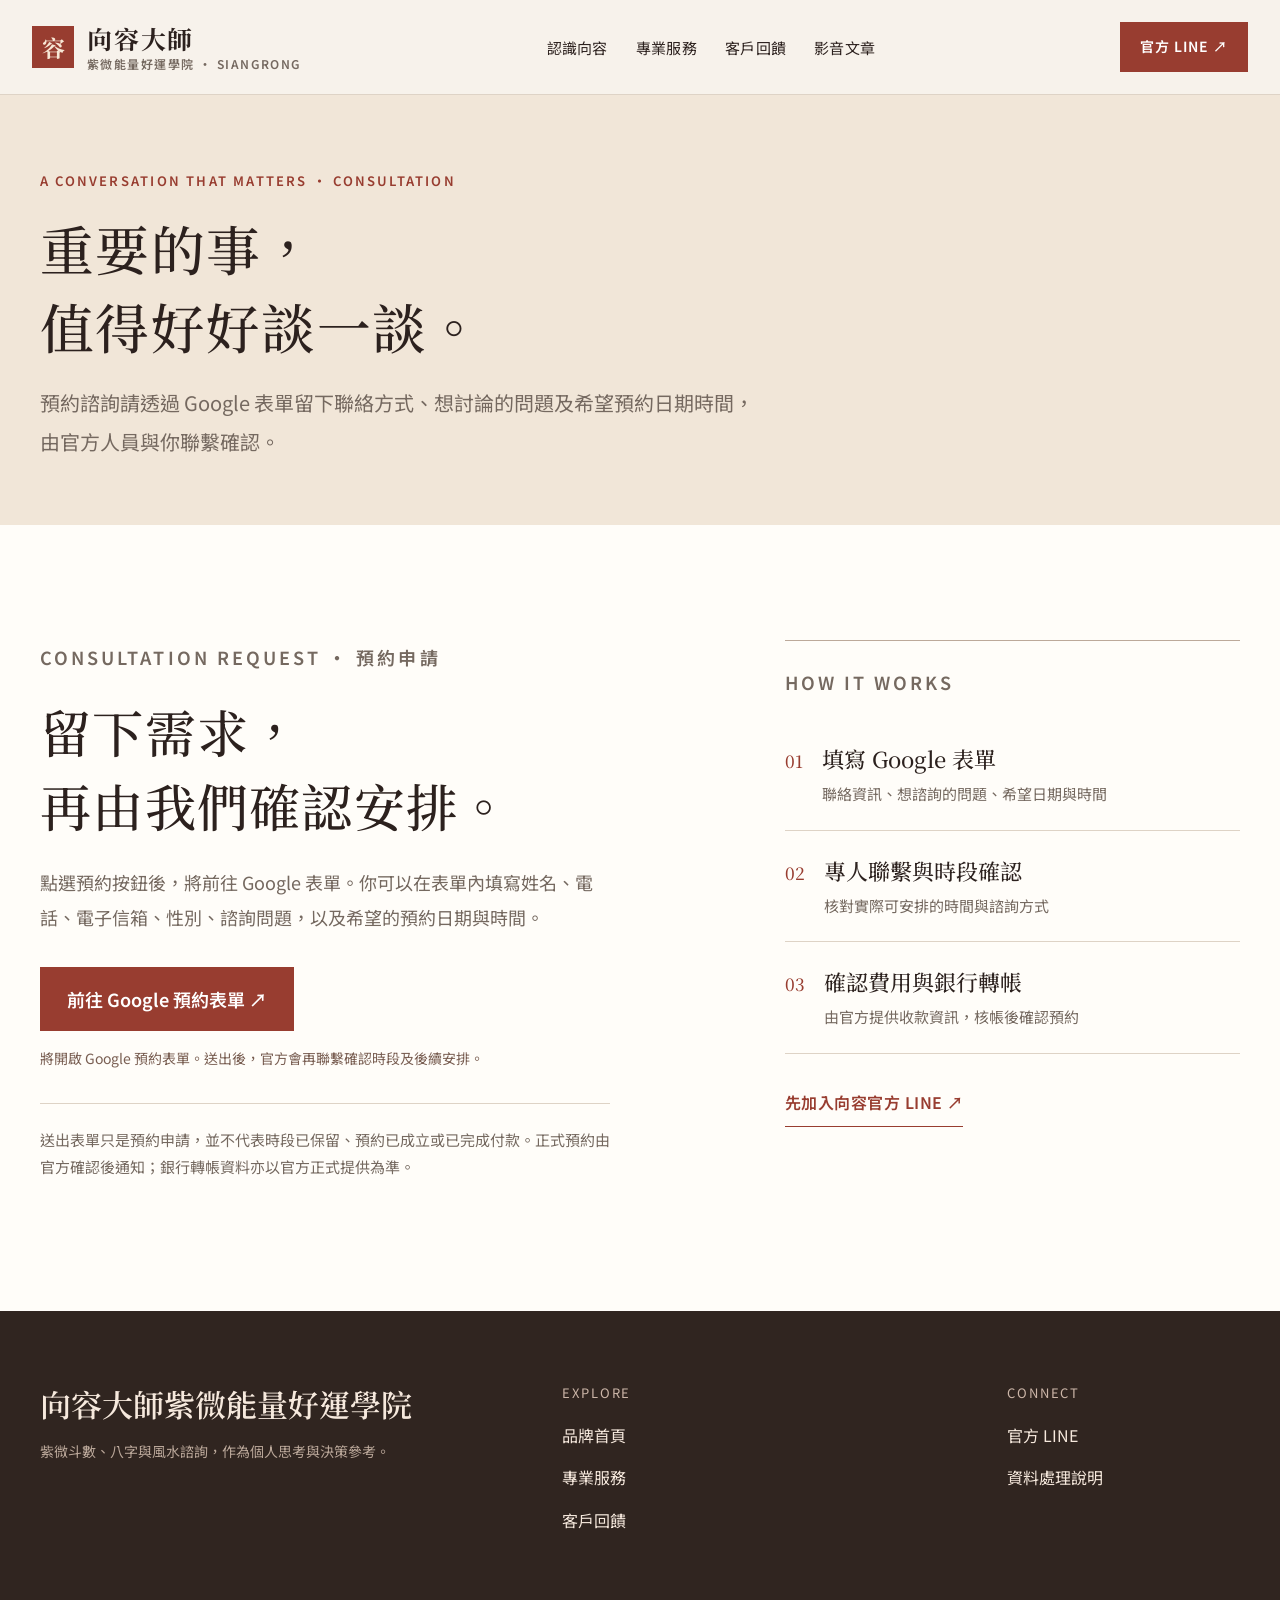
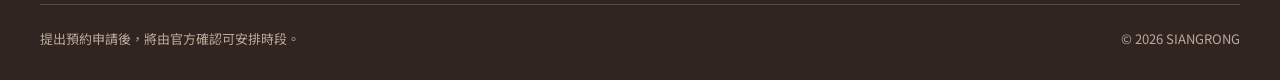
<file: consultation-booking/index.html>
<!doctype html>
<html lang="zh-Hant"><head><meta name="robots" content="index,follow">
<meta charset="utf-8"><meta name="viewport" content="width=device-width,initial-scale=1,viewport-fit=cover">
<meta name="theme-color" content="#f7f2eb">
<meta name="description" content="向容大師紫微能量好運學院諮詢預約。請透過 Google 表單留下聯絡資料、諮詢問題及希望日期時間，由官方確認安排。">
<title>預約諮詢｜向容大師紫微能量好運學院</title>
<link rel="stylesheet" href="../assets/style.css">
<script defer src="../assets/booking-config.js"></script><script defer src="../assets/main.js"></script>
</head><body>
<a class="skip" href="#main">跳至主要內容</a>
<header class="site-header booking-header"><div class="header-inner">
<a class="brand" href="../index.html"><span class="brand-seal" aria-hidden="true">容</span><span class="brand-word">向容大師 <small>紫微能量好運學院 · SIANGRONG</small></span></a>
<nav class="site-nav" aria-label="主導覽"><a href="../index.html#about">認識向容</a><a href="../index.html#services">專業服務</a><a href="../index.html#testimonials">客戶回饋</a><a href="../index.html#social">影音文章</a></nav>
<div class="nav-action"><a class="btn small" href="https://line.me/R/ti/p/@wdt9943b" target="_blank" rel="noopener noreferrer">官方 LINE ↗</a><button class="menu-toggle" type="button" aria-label="開啟導覽選單" aria-expanded="false" aria-controls="mobile-menu"><span></span><span></span></button></div></div>
<nav id="mobile-menu" class="mobile-menu" aria-label="手機導覽"><a href="../index.html">返回首頁</a><a href="../index.html#services">專業服務</a><a href="../index.html#testimonials">客戶回饋</a><a href="https://line.me/R/ti/p/@wdt9943b" target="_blank" rel="noopener noreferrer">官方 LINE</a></nav></header>
<main id="main">
<section class="booking-hero booking-simple-hero"><div class="container">
<p class="eyebrow">A CONVERSATION THAT MATTERS · CONSULTATION</p>
<h1 class="section-title">重要的事，<br>值得好好談一談。</h1>
<p class="lead">預約諮詢請透過 Google 表單留下聯絡方式、想討論的問題及希望預約日期時間，由官方人員與你聯繫確認。</p>
</div></section>
<section class="booking-simple"><div class="container booking-simple-grid"><div>
<p class="eyebrow">CONSULTATION REQUEST · 預約申請</p>
<h2>留下需求，<br>再由我們確認安排。</h2>
<p>點選預約按鈕後，將前往 Google 表單。你可以在表單內填寫姓名、電話、電子信箱、性別、諮詢問題，以及希望的預約日期與時間。</p>
<a id="form-primary" class="btn form-cta" href="https://forms.gle/mk9bN4YkbUTdmSMG6" target="_self" rel="noopener noreferrer" data-booking-button>前往 Google 預約表單 ↗</a>
<p class="form-status" id="form-status">將開啟 Google 預約表單。表單送出後由官方與您聯繫確認。</p>
<p class="fine-print">送出表單只是預約申請，並不代表時段已保留、預約已成立或已完成付款。正式預約由官方確認後通知；銀行轉帳資料亦以官方正式提供為準。</p>
</div><aside class="booking-steps" aria-label="預約流程說明">
<p class="eyebrow">HOW IT WORKS</p>
<ol><li><span>01</span><div><strong>填寫 Google 表單</strong><small>聯絡資訊、想諮詢的問題、希望日期與時間</small></div></li><li><span>02</span><div><strong>專人聯繫與時段確認</strong><small>核對實際可安排的時間與諮詢方式</small></div></li><li><span>03</span><div><strong>確認費用與銀行轉帳</strong><small>由官方提供收款資訊，核帳後確認預約</small></div></li></ol>
<a class="line-link" href="https://line.me/R/ti/p/@wdt9943b" target="_blank" rel="noopener noreferrer">先加入向容官方 LINE ↗</a>
</aside></div></section>
</main>
<footer class="site-footer"><div class="container"><div class="footer-grid"><div><p class="footer-brand">向容大師紫微能量好運學院</p><p class="footer-caption">紫微斗數、八字與風水諮詢，作為個人思考與決策參考。</p></div><div><p class="footer-label">EXPLORE</p><div class="footer-links"><a href="../index.html">品牌首頁</a><a href="../index.html#services">專業服務</a><a href="../index.html#testimonials">客戶回饋</a></div></div><div><p class="footer-label">CONNECT</p><div class="footer-links"><a href="https://line.me/R/ti/p/@wdt9943b" target="_blank" rel="noopener noreferrer">官方 LINE</a><a href="../privacy.html">資料處理說明</a></div></div></div><div class="footer-bottom"><span>提出預約申請後，將由官方確認可安排時段。</span><span>© 2026 SIANGRONG</span></div></div></footer>
</body></html>
</file>
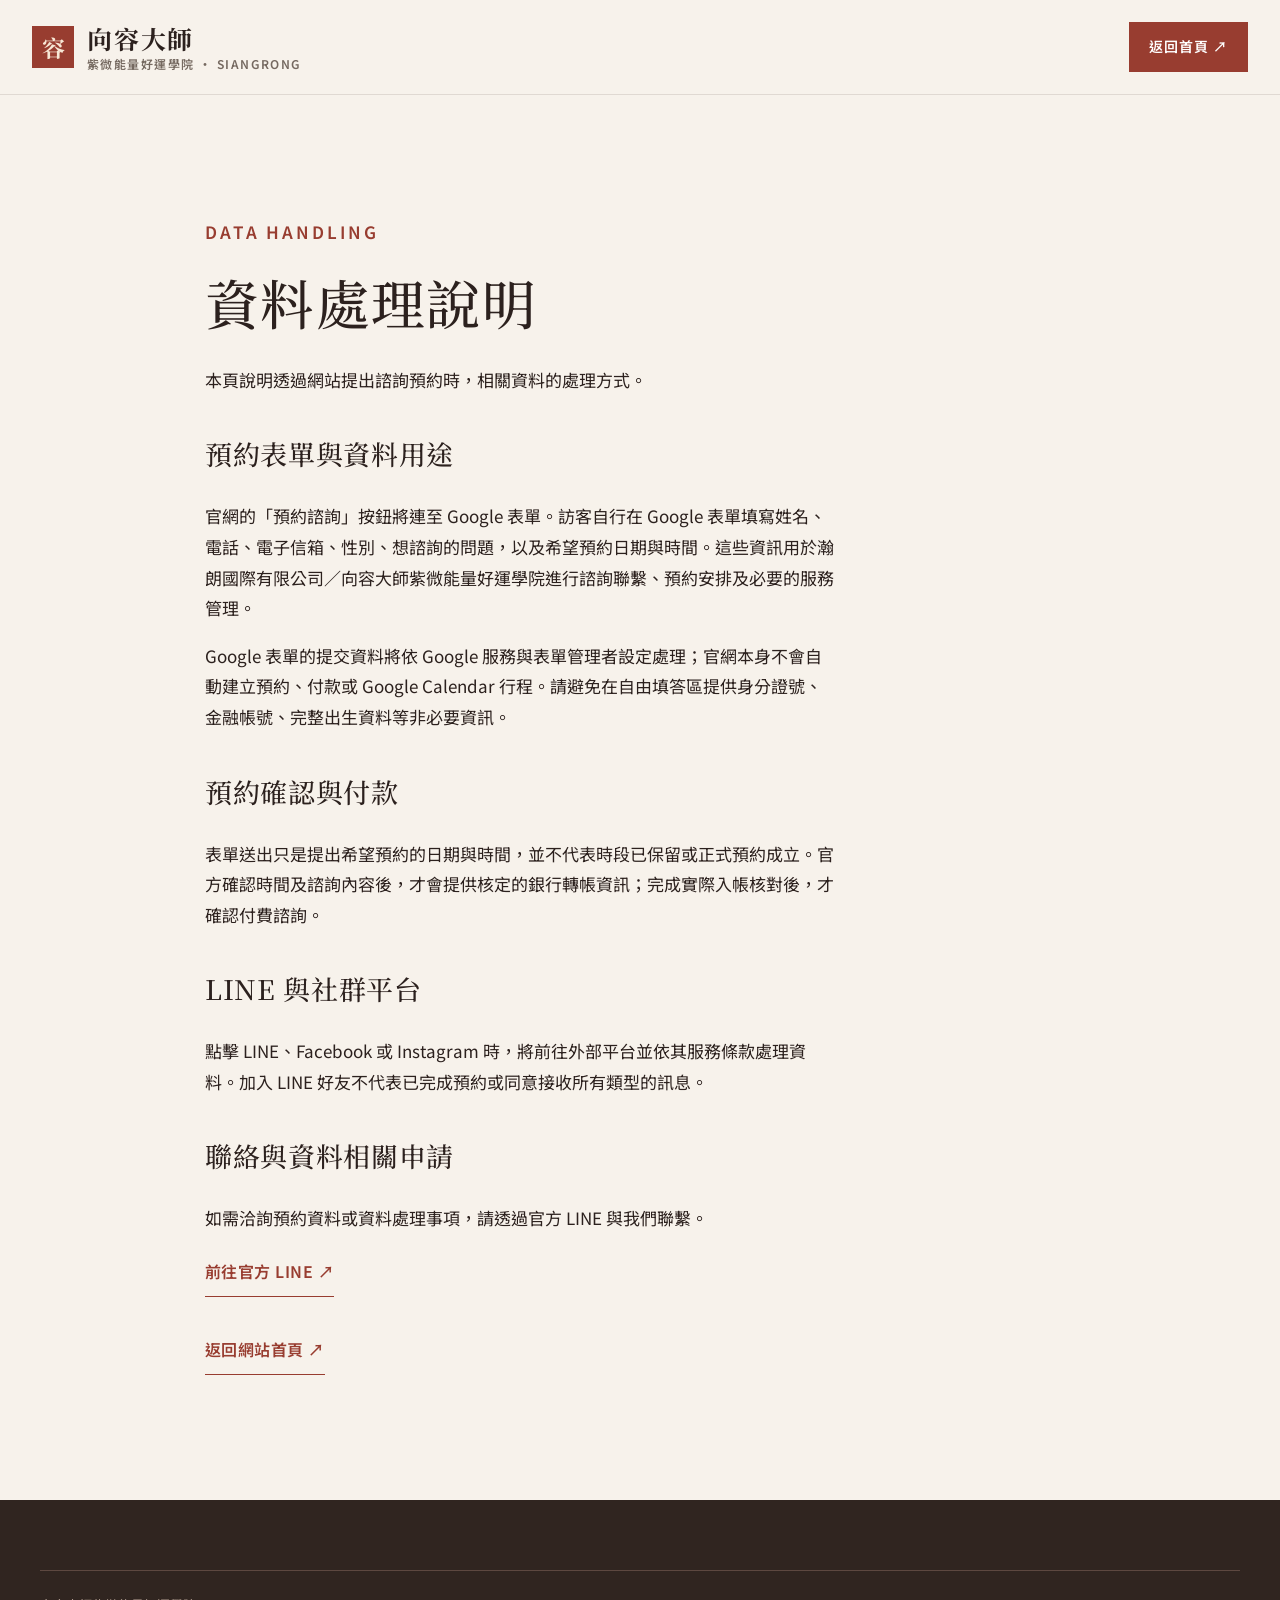
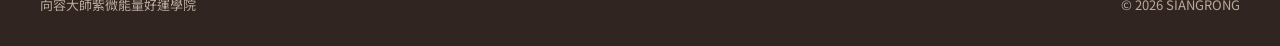
<file: privacy.html>
<!doctype html>
<html lang="zh-Hant">
<head>
  <meta charset="utf-8">
  <meta name="viewport" content="width=device-width,initial-scale=1">
  <meta name="robots" content="index,follow">
  <title>資料處理說明｜向容大師紫微能量好運學院</title>
  <link rel="stylesheet" href="assets/style.css">
  <script defer src="assets/main.js"></script>
</head>
<body>
  <header class="site-header">
    <div class="header-inner">
      <a class="brand" href="index.html"><span class="brand-seal">容</span><span class="brand-word">向容大師 <small>紫微能量好運學院 · SIANGRONG</small></span></a>
      <div class="nav-action"><a class="btn small" href="index.html">返回首頁 ↗</a></div>
    </div>
  </header>
  <main class="section" id="main">
    <div class="container privacy-copy">
      <p class="eyebrow">DATA HANDLING</p>
      <h1 class="section-title">資料處理說明</h1>
      <p>本頁說明透過網站提出諮詢預約時，相關資料的處理方式。</p>
      <h2>預約表單與資料用途</h2>
      <p>官網的「預約諮詢」按鈕將連至 Google 表單。訪客自行在 Google 表單填寫姓名、電話、電子信箱、性別、想諮詢的問題，以及希望預約日期與時間。這些資訊用於瀚朗國際有限公司／向容大師紫微能量好運學院進行諮詢聯繫、預約安排及必要的服務管理。</p>
      <p>Google 表單的提交資料將依 Google 服務與表單管理者設定處理；官網本身不會自動建立預約、付款或 Google Calendar 行程。請避免在自由填答區提供身分證號、金融帳號、完整出生資料等非必要資訊。</p>
      <h2>預約確認與付款</h2>
      <p>表單送出只是提出希望預約的日期與時間，並不代表時段已保留或正式預約成立。官方確認時間及諮詢內容後，才會提供核定的銀行轉帳資訊；完成實際入帳核對後，才確認付費諮詢。</p>
      <h2>LINE 與社群平台</h2>
      <p>點擊 LINE、Facebook 或 Instagram 時，將前往外部平台並依其服務條款處理資料。加入 LINE 好友不代表已完成預約或同意接收所有類型的訊息。</p>
      <h2>聯絡與資料相關申請</h2>
      <p>如需洽詢預約資料或資料處理事項，請透過官方 LINE 與我們聯繫。</p>
      <a class="line-link" href="https://line.me/R/ti/p/@wdt9943b" target="_blank" rel="noopener noreferrer">前往官方 LINE ↗</a>
      <br><br>
      <a class="line-link" href="index.html">返回網站首頁 ↗</a>
    </div>
  </main>
  <footer class="site-footer"><div class="container"><div class="footer-bottom"><span>向容大師紫微能量好運學院</span><span>© 2026 SIANGRONG</span></div></div></footer>
</body>
</html>
</file>
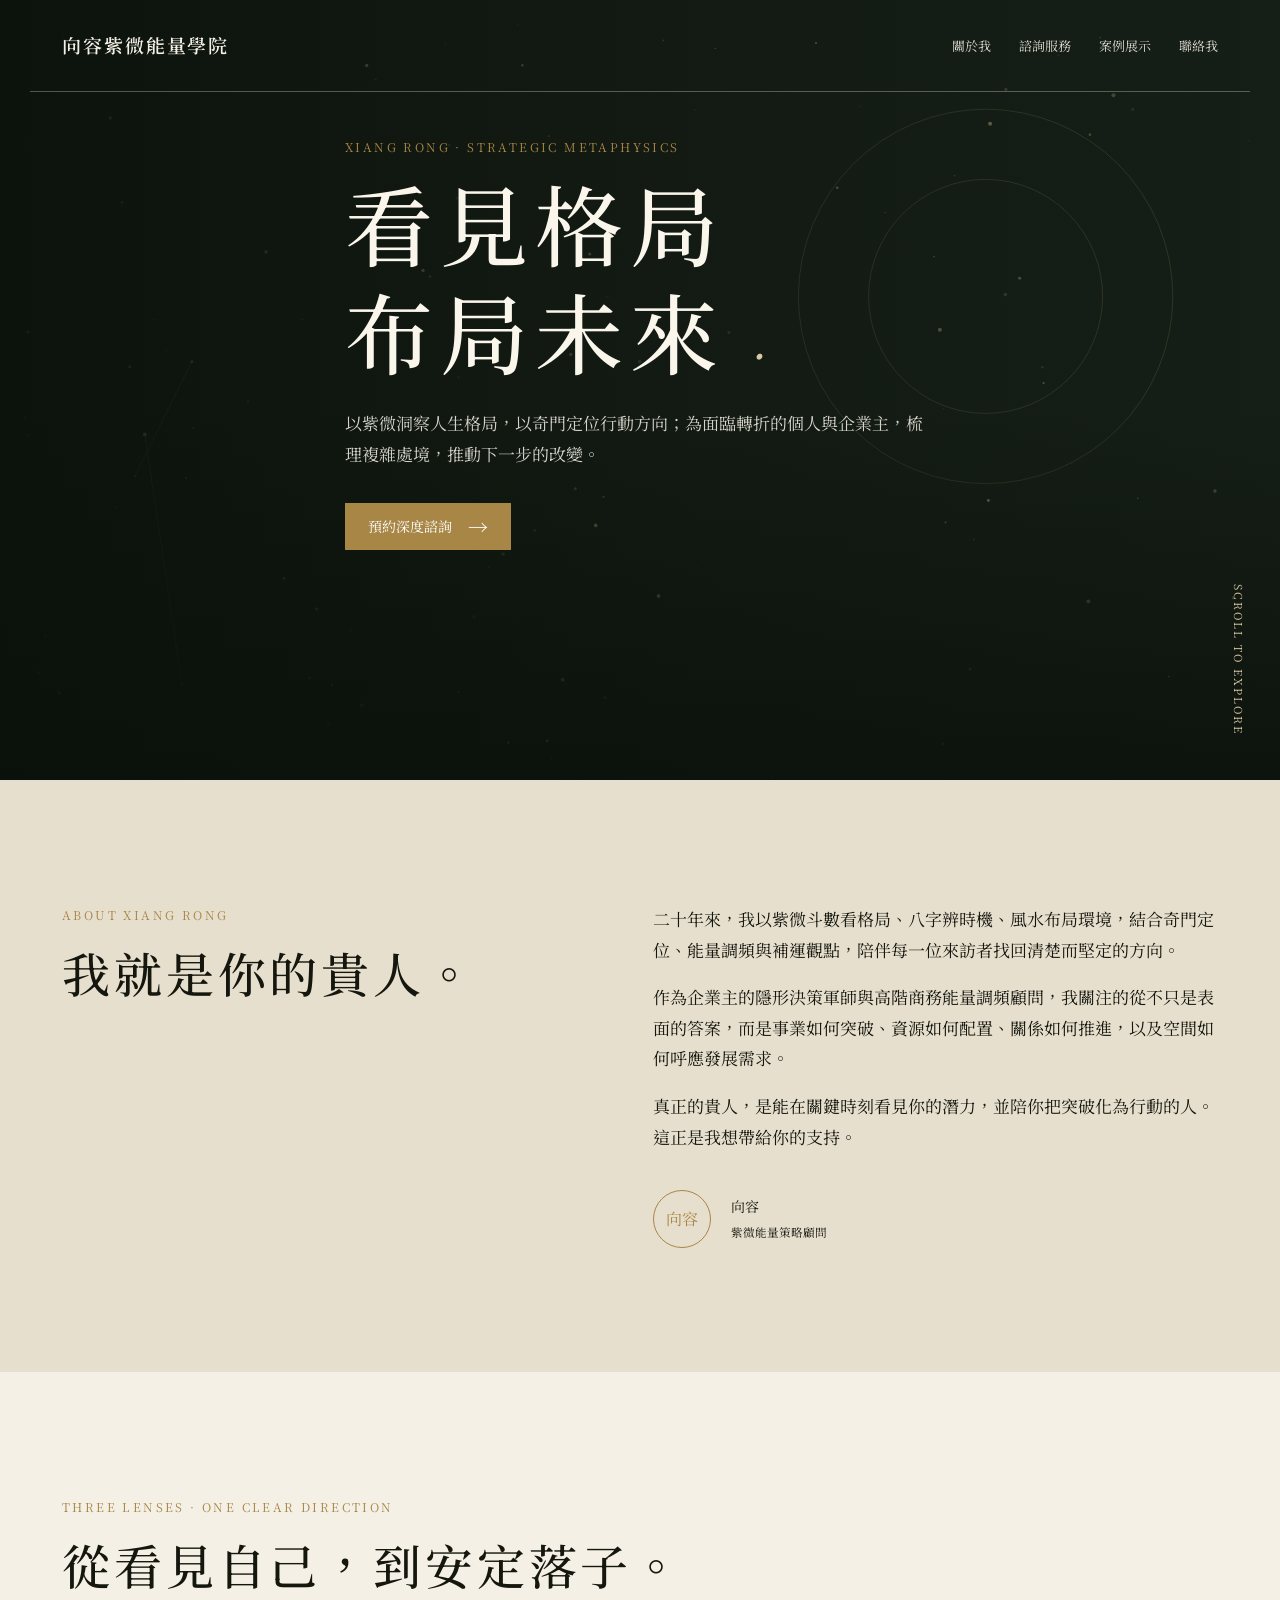
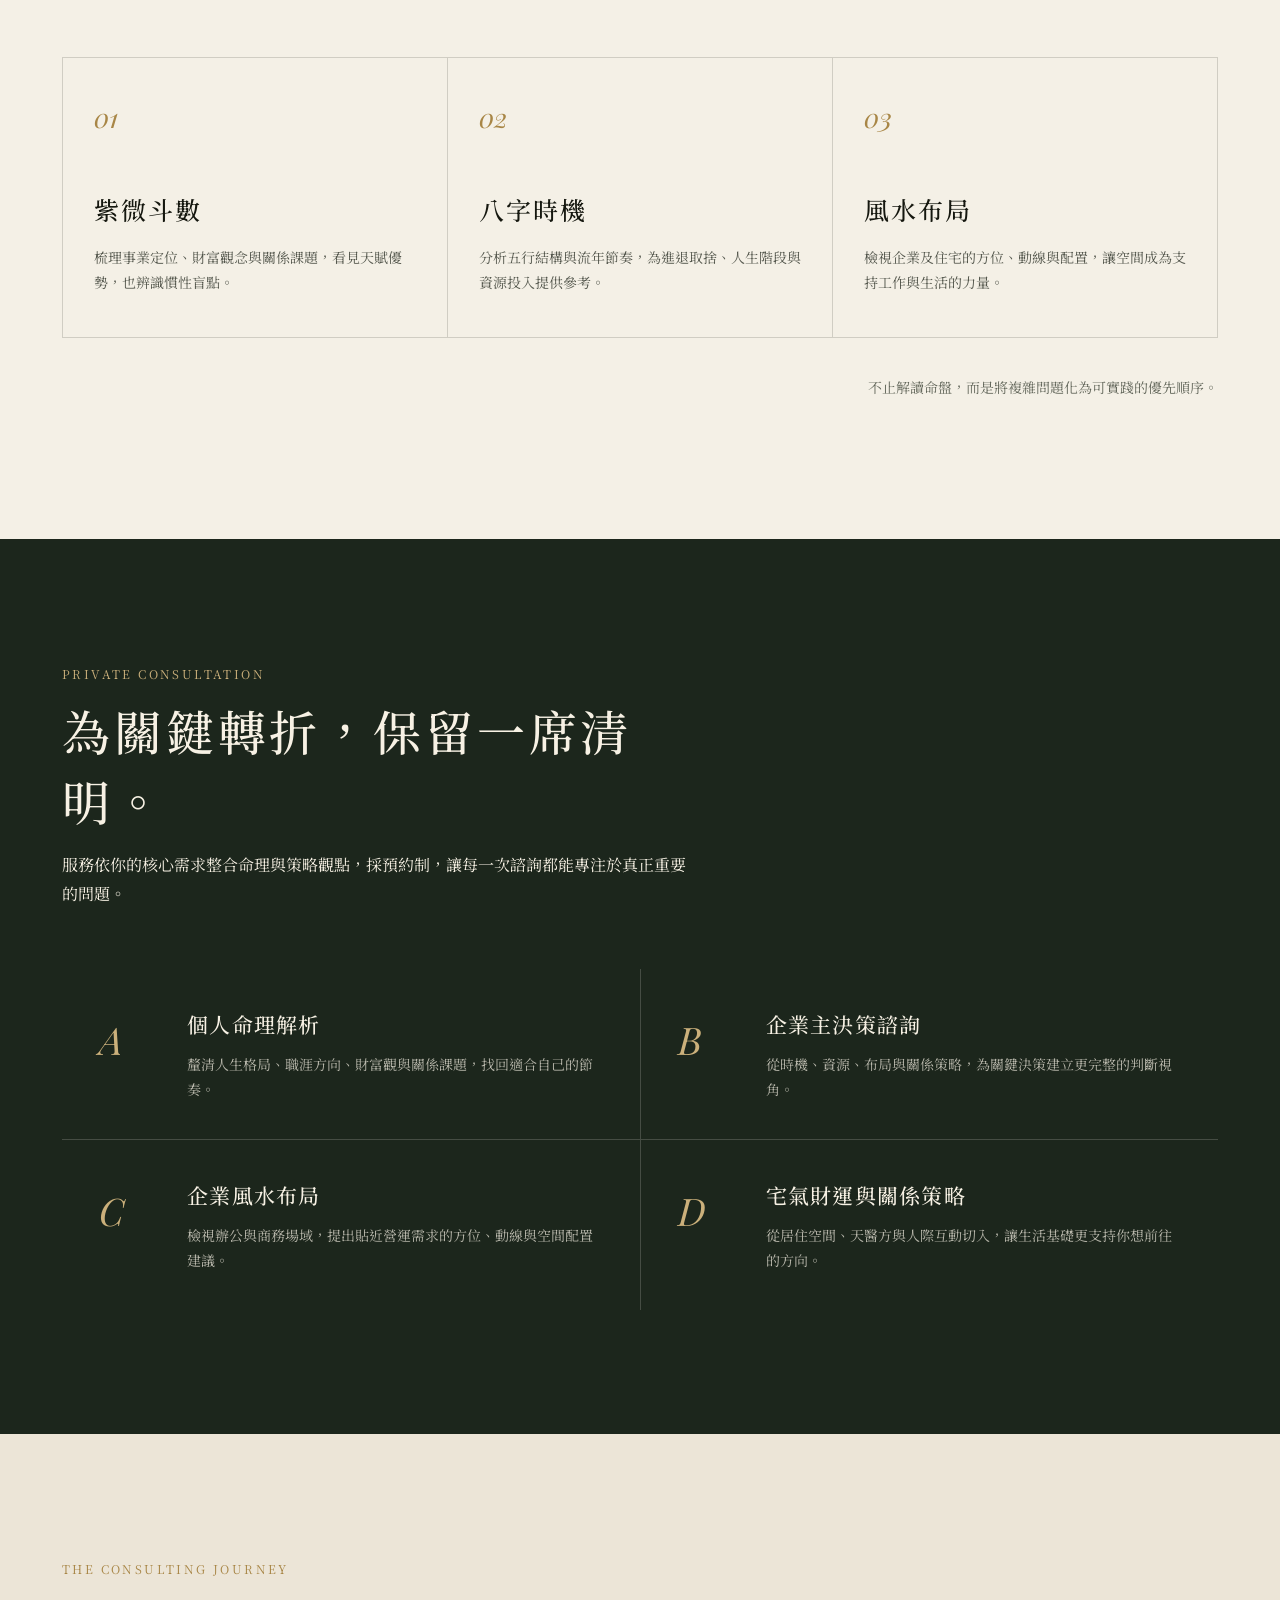
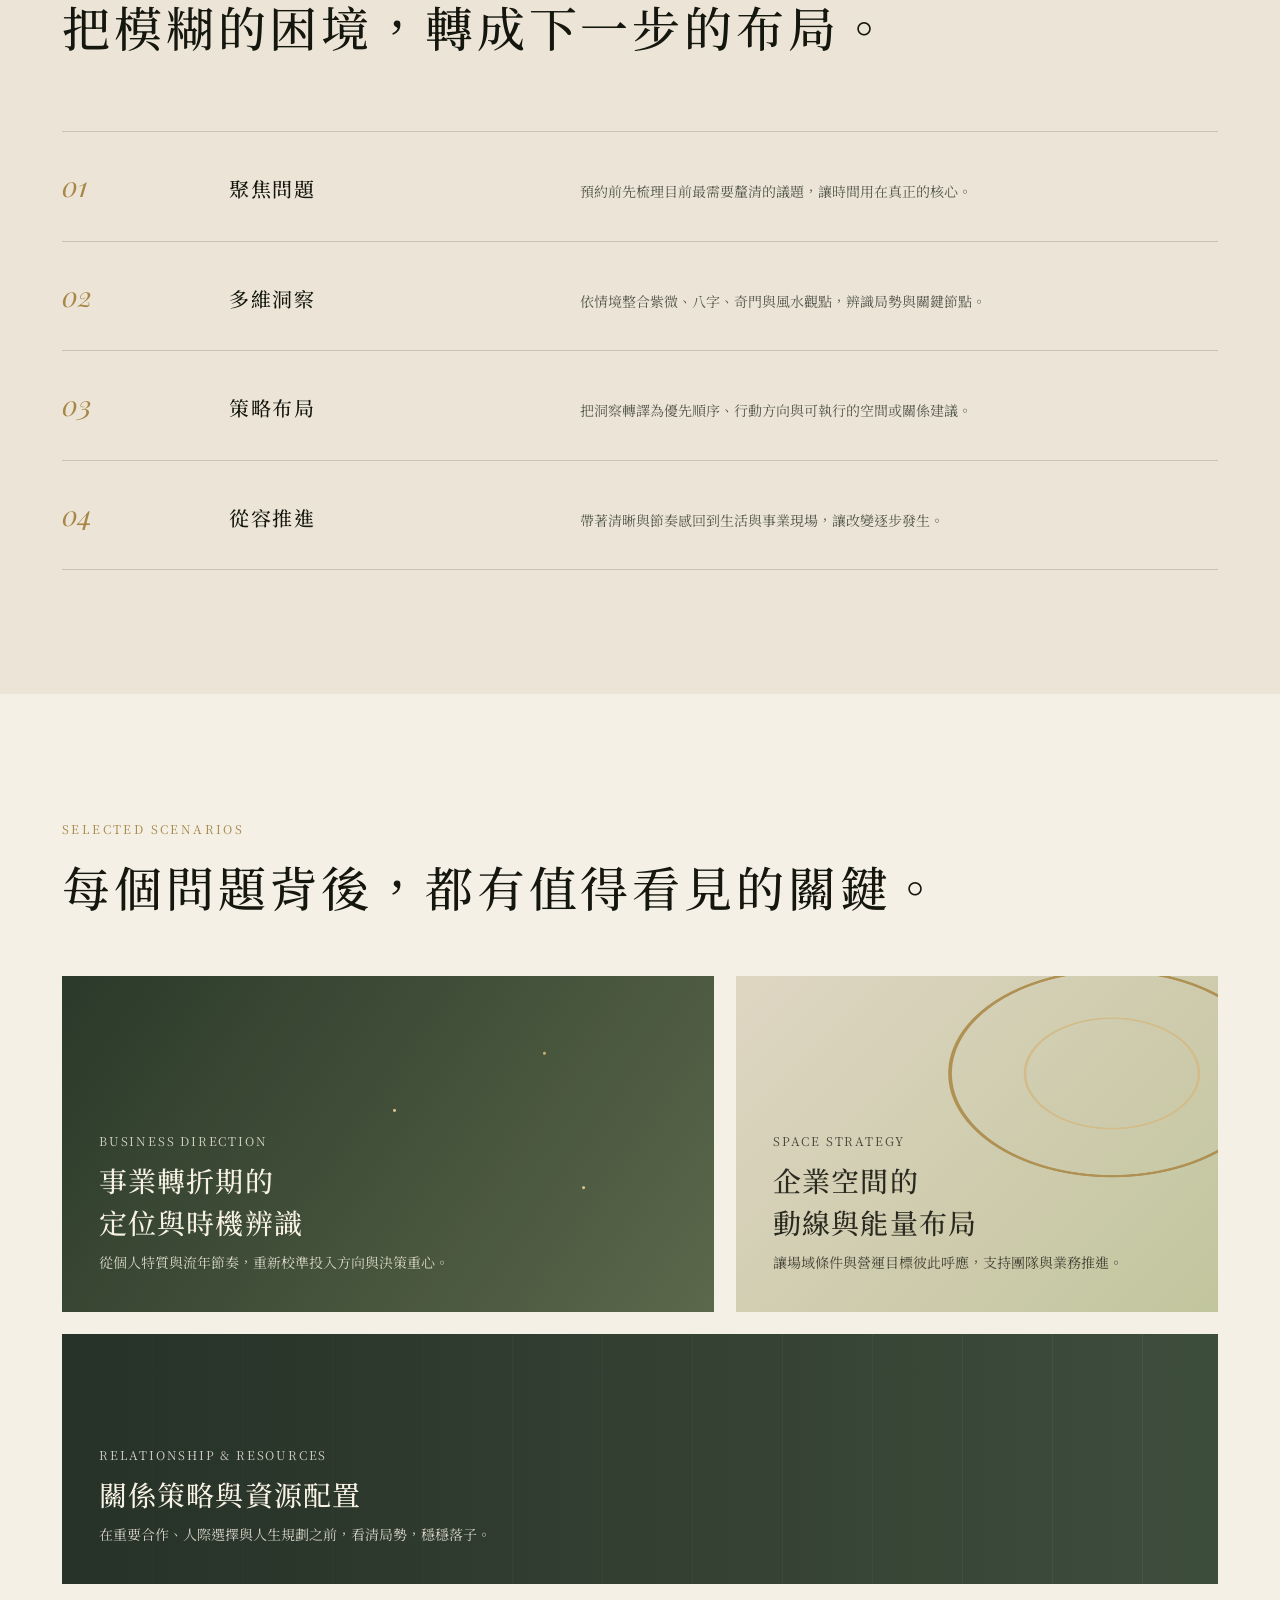
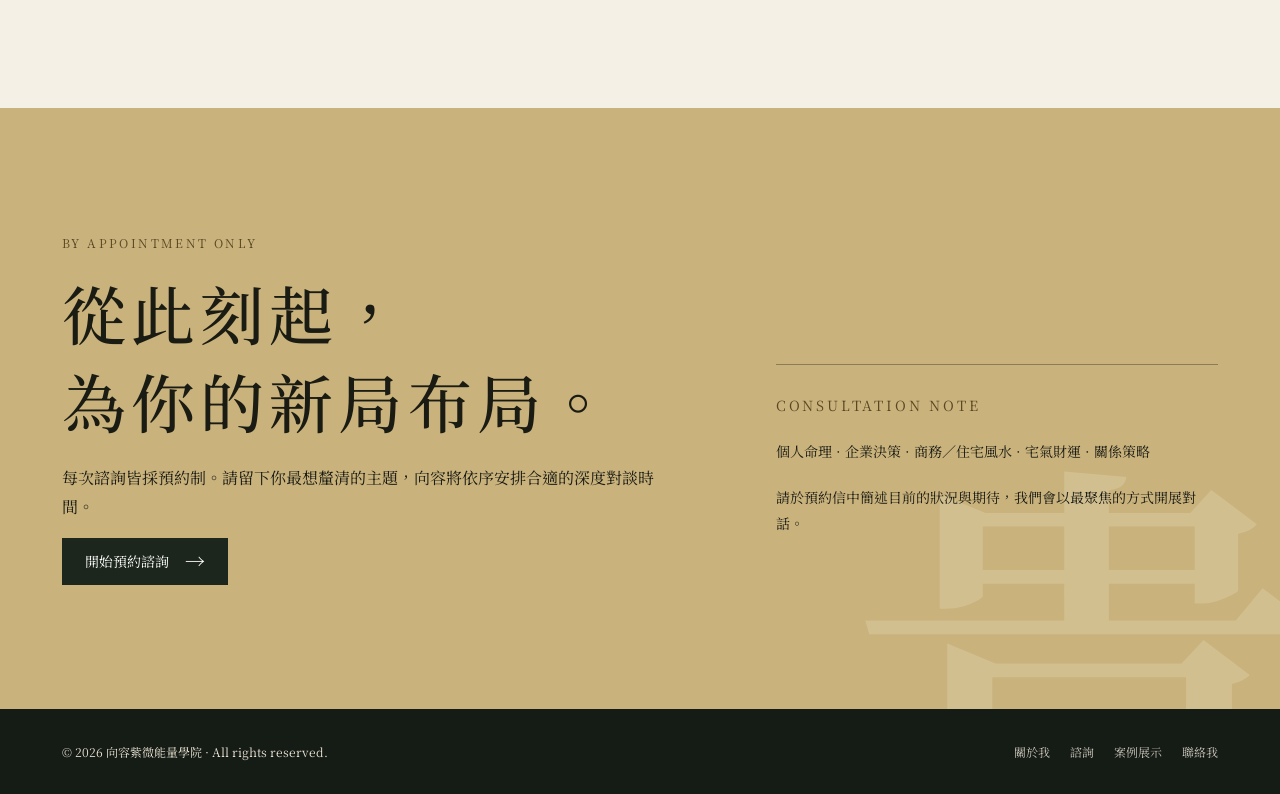
<file: 向容紫微能量學院.html>
<!doctype html>
<html lang="zh-Hant">
<head>
  <meta charset="utf-8">
  <meta name="viewport" content="width=device-width, initial-scale=1">
  <meta name="description" content="向容紫微能量學院｜紫微斗數、八字、奇門與風水布局策略諮詢。">
  <title>向容紫微能量學院｜看見格局，布局未來</title>
  <link rel="preconnect" href="https://fonts.googleapis.com">
  <link rel="preconnect" href="https://fonts.gstatic.com" crossorigin>
  <link href="https://fonts.googleapis.com/css2?family=Noto+Serif+TC:wght@400;500;600;700&family=Playfair+Display:ital,wght@0,400;0,500;1,400&display=swap" rel="stylesheet">
  <style>
    :root{--ink:#15170f;--paper:#f4f0e6;--sand:#d9c8a4;--gold:#a88646;--moss:#647152;--line:rgba(21,23,15,.16);--serif:'Noto Serif TC','Times New Roman',serif}
    *{box-sizing:border-box} html{scroll-behavior:smooth} body{margin:0;background:var(--paper);color:var(--ink);font-family:var(--serif);font-size:16px;line-height:1.8} a{color:inherit;text-decoration:none}.shell{max-width:1220px;margin:auto;padding:0 32px}.eyebrow{letter-spacing:.2em;font-size:12px;color:var(--gold);text-transform:uppercase}.button{display:inline-flex;align-items:center;gap:16px;border:1px solid var(--ink);padding:14px 22px;transition:.3s;font-size:14px;line-height:1.2}.button:hover{background:var(--ink);color:var(--paper)}.button.gold{background:var(--gold);border-color:var(--gold);color:#fff}.button.gold:hover{background:#81652e}.button .arrow{font-size:20px;line-height:0}
    nav{position:absolute;top:0;left:0;width:100%;z-index:4;color:#f4f0e6} .navin{height:92px;display:flex;align-items:center;justify-content:space-between;border-bottom:1px solid rgba(244,240,230,.3)}.brand{font-size:19px;font-weight:600;letter-spacing:.1em}.navlinks{display:flex;gap:28px;font-size:13px}.navlinks a{opacity:.9}.navlinks a:hover{color:#d9c8a4}.menu{display:none;background:transparent;border:0;color:white;font-size:24px;cursor:pointer}
    .hero{position:relative;min-height:780px;background:#172018;color:#faf6ec;overflow:hidden;display:flex;align-items:flex-end}.hero canvas{position:absolute;inset:0;width:100%;height:100%;opacity:.7}.hero:after{content:'';position:absolute;inset:0;background:linear-gradient(90deg,rgba(10,17,10,.86) 0%,rgba(10,17,10,.35) 55%,rgba(10,17,10,.1)),linear-gradient(0deg,rgba(10,17,10,.78),transparent 48%)}.hero-content{position:relative;z-index:2;padding-bottom:94px;max-width:780px}.hero h1{margin:12px 0 24px;font-size:clamp(48px,7vw,88px);line-height:1.22;letter-spacing:.08em;font-weight:500}.hero h1 em{font-family:'Playfair Display',serif;font-size:.53em;font-weight:400;letter-spacing:.05em;color:var(--sand)}.hero p{max-width:590px;margin:0 0 34px;color:rgba(250,246,236,.85);font-size:17px}.hero-scroll{position:absolute;bottom:45px;right:32px;z-index:2;writing-mode:vertical-rl;letter-spacing:.18em;font-size:11px;color:var(--sand)}
    section{padding:124px 0}.intro{background:#e7dfce}.two-col{display:grid;grid-template-columns:1fr 1.25fr;gap:12%;align-items:start}.section-title{font-size:clamp(30px,4vw,48px);line-height:1.45;margin:12px 0 0;font-weight:500;letter-spacing:.08em}.intro-copy{font-size:17px}.intro-copy p:first-child{margin-top:0}.signature{display:flex;align-items:center;gap:20px;margin-top:38px;font-size:14px}.seal{width:58px;height:58px;border:1px solid var(--gold);border-radius:50%;display:grid;place-items:center;color:var(--gold);font-size:16px}
    .method{background:var(--paper)}.method-grid{margin-top:58px;display:grid;grid-template-columns:repeat(3,1fr);border-top:1px solid var(--line);border-left:1px solid var(--line)}.method-card{padding:35px 31px 40px;border-right:1px solid var(--line);border-bottom:1px solid var(--line);min-height:280px}.method-no{font-family:'Playfair Display',serif;color:var(--gold);font-size:27px;font-style:italic}.method-card h3{font-size:25px;font-weight:500;letter-spacing:.08em;margin:45px 0 13px}.method-card p{font-size:14px;margin:0;color:#53564c}.method-note{margin-top:37px;text-align:right;font-size:14px;color:#62665a}
    .dark{background:#1c261c;color:#f7f1e4}.dark .eyebrow{color:#cbb07b}.service-heading{max-width:630px}.service-grid{margin-top:60px;display:grid;grid-template-columns:repeat(2,1fr);gap:1px;background:rgba(244,240,230,.19)}.service{padding:37px;background:#1c261c;display:grid;grid-template-columns:66px 1fr;gap:22px;transition:.3s}.service:hover{background:#273225}.service-icon{font-family:'Playfair Display',serif;font-style:italic;color:#cbb07b;font-size:38px}.service h3{margin:0 0 8px;font-size:21px;font-weight:500;letter-spacing:.06em}.service p{margin:0;font-size:14px;color:rgba(247,241,228,.72);line-height:1.8}
    .process{background:#ece5d7}.process-list{margin-top:70px;border-top:1px solid var(--line)}.step{display:grid;grid-template-columns:135px 1fr 2fr;gap:32px;padding:29px 0;border-bottom:1px solid var(--line);align-items:baseline}.step .n{font-family:'Playfair Display',serif;font-size:28px;color:var(--gold);font-style:italic}.step h3{font-size:20px;margin:0;font-weight:500;letter-spacing:.08em}.step p{font-size:14px;margin:0;color:#55584d}
    .cases{background:var(--paper)}.case-grid{margin-top:55px;display:grid;grid-template-columns:1.15fr .85fr;gap:22px}.case{min-height:336px;padding:37px;position:relative;display:flex;flex-direction:column;justify-content:flex-end;overflow:hidden}.case:before{content:'';position:absolute;inset:0;opacity:.95;transition:.4s}.case:hover:before{transform:scale(1.05)}.case>*{position:relative;z-index:1}.case-a{color:#f8f2e5}.case-a:before{background:radial-gradient(circle at 74% 23%,#c8a968 0 1px,transparent 2px),radial-gradient(circle at 80% 63%,#d6bf8e 0 1px,transparent 2px),radial-gradient(circle at 51% 40%,#d6bf8e 0 1px,transparent 2px),linear-gradient(125deg,#203020,#536143)}.case-b{color:#29291f}.case-b:before{background:radial-gradient(ellipse at 78% 29%,transparent 0 16%,#d1ba87 16.2% 16.5%,transparent 16.7%),radial-gradient(ellipse at 78% 29%,transparent 0 30%,#ad8c4d 30.2% 30.7%,transparent 30.9%),linear-gradient(135deg,#ded5c1,#bfc39a)}.case-c{color:#f8f2e5;grid-column:span 2;min-height:250px}.case-c:before{background:linear-gradient(90deg,rgba(25,35,26,.9),rgba(25,35,26,.25)),repeating-linear-gradient(90deg,#4d6048 0 1px,#3e513c 1px 90px)}.case-label{font-size:12px;letter-spacing:.15em;opacity:.82}.case h3{font-size:28px;line-height:1.5;margin:7px 0 0;font-weight:500;letter-spacing:.04em}.case p{font-size:14px;margin:7px 0 0;max-width:600px;opacity:.83}
    .contact{background:#c9b27c;color:#1a1c14;position:relative;overflow:hidden}.contact:after{content:'貴';position:absolute;right:-.1em;bottom:-.42em;font-size:min(38vw,480px);font-weight:600;line-height:1;color:rgba(247,243,229,.19)}.contact-in{position:relative;z-index:1;display:grid;grid-template-columns:1.15fr .85fr;gap:10%;align-items:end}.contact h2{font-size:clamp(42px,5vw,68px);line-height:1.38;margin:14px 0 20px;font-weight:500;letter-spacing:.08em}.contact p{max-width:610px;font-size:16px}.contact-aside{padding:28px 0;border-top:1px solid rgba(21,23,15,.35)}.contact-aside p{font-size:14px;margin:0 0 21px}.contact .button{background:#1c261c;color:#fff;border-color:#1c261c}.contact .button:hover{background:transparent;color:#1c261c}
    footer{background:#151b15;color:#eae4d4;padding:32px 0;font-size:12px}.footin{display:flex;justify-content:space-between;gap:20px;align-items:center}.footlinks{display:flex;gap:20px;color:#c9c5b9}
    @media(max-width:760px){.shell{padding:0 22px}.navin{height:74px}.navlinks{display:none}.navlinks.open{display:flex;position:absolute;top:74px;left:0;width:100%;padding:20px 22px 24px;background:#172018;flex-direction:column;gap:14px;border-bottom:1px solid rgba(244,240,230,.25)}.menu{display:block}.hero{min-height:700px}.hero-content{padding-bottom:72px}.hero-scroll{display:none}section{padding:80px 0}.two-col,.contact-in{grid-template-columns:1fr;gap:36px}.method-grid,.service-grid{grid-template-columns:1fr}.method-card{min-height:0}.step{grid-template-columns:48px 1fr;gap:14px}.step p{grid-column:2}.case-grid{grid-template-columns:1fr}.case-c{grid-column:auto}.case{min-height:285px}.footin{align-items:flex-start;flex-direction:column}.footlinks{flex-wrap:wrap}}
  </style>
</head>
<body>
  <nav><div class="shell navin"><a class="brand" href="#top">向容紫微能量學院</a><div class="navlinks" id="navlinks"><a href="#about">關於我</a><a href="#services">諮詢服務</a><a href="#cases">案例展示</a><a href="#contact">聯絡我</a></div><button class="menu" type="button" aria-label="開啟選單" aria-expanded="false" aria-controls="navlinks">☰</button></div></nav>
  <main id="top">
    <section class="hero"><canvas id="cosmos" aria-hidden="true"></canvas><div class="shell hero-content"><div class="eyebrow">XIANG RONG · STRATEGIC METAPHYSICS</div><h1>看見格局<br>布局未來 <em>·</em></h1><p>以紫微洞察人生格局，以奇門定位行動方向；為面臨轉折的個人與企業主，梳理複雜處境，推動下一步的改變。</p><a class="button gold" href="#contact">預約深度諮詢 <span class="arrow">→</span></a></div><div class="hero-scroll">SCROLL TO EXPLORE</div></section>
    <section class="intro" id="about"><div class="shell two-col"><div><div class="eyebrow">ABOUT XIANG RONG</div><h2 class="section-title">我就是你的貴人。</h2></div><div class="intro-copy"><p>二十年來，我以紫微斗數看格局、八字辨時機、風水布局環境，結合奇門定位、能量調頻與補運觀點，陪伴每一位來訪者找回清楚而堅定的方向。</p><p>作為企業主的隱形決策軍師與高階商務能量調頻顧問，我關注的從不只是表面的答案，而是事業如何突破、資源如何配置、關係如何推進，以及空間如何呼應發展需求。</p><p>真正的貴人，是能在關鍵時刻看見你的潛力，並陪你把突破化為行動的人。這正是我想帶給你的支持。</p><div class="signature"><span class="seal">向容</span><span>向容<br><small>紫微能量策略顧問</small></span></div></div></div></section>
    <section class="method"><div class="shell"><div class="eyebrow">THREE LENSES · ONE CLEAR DIRECTION</div><h2 class="section-title">從看見自己，到安定落子。</h2><div class="method-grid"><article class="method-card"><div class="method-no">01</div><h3>紫微斗數</h3><p>梳理事業定位、財富觀念與關係課題，看見天賦優勢，也辨識慣性盲點。</p></article><article class="method-card"><div class="method-no">02</div><h3>八字時機</h3><p>分析五行結構與流年節奏，為進退取捨、人生階段與資源投入提供參考。</p></article><article class="method-card"><div class="method-no">03</div><h3>風水布局</h3><p>檢視企業及住宅的方位、動線與配置，讓空間成為支持工作與生活的力量。</p></article></div><p class="method-note">不止解讀命盤，而是將複雜問題化為可實踐的優先順序。</p></div></section>
    <section class="dark" id="services"><div class="shell"><div class="service-heading"><div class="eyebrow">PRIVATE CONSULTATION</div><h2 class="section-title">為關鍵轉折，保留一席清明。</h2><p>服務依你的核心需求整合命理與策略觀點，採預約制，讓每一次諮詢都能專注於真正重要的問題。</p></div><div class="service-grid"><article class="service"><div class="service-icon">A</div><div><h3>個人命理解析</h3><p>釐清人生格局、職涯方向、財富觀與關係課題，找回適合自己的節奏。</p></div></article><article class="service"><div class="service-icon">B</div><div><h3>企業主決策諮詢</h3><p>從時機、資源、布局與關係策略，為關鍵決策建立更完整的判斷視角。</p></div></article><article class="service"><div class="service-icon">C</div><div><h3>企業風水布局</h3><p>檢視辦公與商務場域，提出貼近營運需求的方位、動線與空間配置建議。</p></div></article><article class="service"><div class="service-icon">D</div><div><h3>宅氣財運與關係策略</h3><p>從居住空間、天醫方與人際互動切入，讓生活基礎更支持你想前往的方向。</p></div></article></div></div></section>
    <section class="process"><div class="shell"><div class="eyebrow">THE CONSULTING JOURNEY</div><h2 class="section-title">把模糊的困境，轉成下一步的布局。</h2><div class="process-list"><div class="step"><div class="n">01</div><h3>聚焦問題</h3><p>預約前先梳理目前最需要釐清的議題，讓時間用在真正的核心。</p></div><div class="step"><div class="n">02</div><h3>多維洞察</h3><p>依情境整合紫微、八字、奇門與風水觀點，辨識局勢與關鍵節點。</p></div><div class="step"><div class="n">03</div><h3>策略布局</h3><p>把洞察轉譯為優先順序、行動方向與可執行的空間或關係建議。</p></div><div class="step"><div class="n">04</div><h3>從容推進</h3><p>帶著清晰與節奏感回到生活與事業現場，讓改變逐步發生。</p></div></div></div></section>
    <section class="cases" id="cases"><div class="shell"><div class="eyebrow">SELECTED SCENARIOS</div><h2 class="section-title">每個問題背後，都有值得看見的關鍵。</h2><div class="case-grid"><article class="case case-a"><div class="case-label">BUSINESS DIRECTION</div><h3>事業轉折期的<br>定位與時機辨識</h3><p>從個人特質與流年節奏，重新校準投入方向與決策重心。</p></article><article class="case case-b"><div class="case-label">SPACE STRATEGY</div><h3>企業空間的<br>動線與能量布局</h3><p>讓場域條件與營運目標彼此呼應，支持團隊與業務推進。</p></article><article class="case case-c"><div class="case-label">RELATIONSHIP &amp; RESOURCES</div><h3>關係策略與資源配置</h3><p>在重要合作、人際選擇與人生規劃之前，看清局勢，穩穩落子。</p></article></div></div></section>
    <section class="contact" id="contact"><div class="shell contact-in"><div><div class="eyebrow" style="color:#5a4823">BY APPOINTMENT ONLY</div><h2>從此刻起，<br>為你的新局布局。</h2><p>每次諮詢皆採預約制。請留下你最想釐清的主題，向容將依序安排合適的深度對談時間。</p><a class="button" href="mailto:?subject=%E9%A0%90%E7%B4%84%20%E5%90%91%E5%AE%B9%E7%B4%AB%E5%BE%AE%E8%83%BD%E9%87%8F%E5%AD%B8%E9%99%A2%E8%AB%AE%E8%A9%A2">開始預約諮詢 <span class="arrow">→</span></a></div><aside class="contact-aside"><p class="eyebrow" style="color:#5a4823">CONSULTATION NOTE</p><p>個人命理 · 企業決策 · 商務／住宅風水 · 宅氣財運 · 關係策略</p><p>請於預約信中簡述目前的狀況與期待，我們會以最聚焦的方式開展對話。</p></aside></div></section>
  </main>
  <footer><div class="shell footin"><div>© 2026 向容紫微能量學院 · All rights reserved.</div><div class="footlinks"><a href="#about">關於我</a><a href="#services">諮詢</a><a href="#cases">案例展示</a><a href="#contact">聯絡我</a></div></div></footer>
  <script>
    const canvas=document.getElementById('cosmos'),ctx=canvas.getContext('2d');let stars=[];
    function draw(){const d=Math.min(devicePixelRatio,2),w=canvas.clientWidth,h=canvas.clientHeight;canvas.width=w*d;canvas.height=h*d;ctx.setTransform(d,0,0,d,0,0);stars=Array.from({length:Math.floor(w*h/8500)},()=>({x:Math.random()*w,y:Math.random()*h,r:Math.random()*1.8+.25,a:Math.random()*.6+.15}));ctx.clearRect(0,0,w,h);for(const s of stars){ctx.beginPath();ctx.fillStyle=`rgba(230,207,155,${s.a})`;ctx.arc(s.x,s.y,s.r,0,Math.PI*2);ctx.fill()}ctx.strokeStyle='rgba(210,183,120,.25)';ctx.lineWidth=1;for(let i=0;i<stars.length;i+=5){let a=stars[i],b=stars[(i+11)%stars.length];if(Math.hypot(a.x-b.x,a.y-b.y)<260){ctx.beginPath();ctx.moveTo(a.x,a.y);ctx.lineTo(b.x,b.y);ctx.stroke()}}ctx.strokeStyle='rgba(218,196,144,.23)';ctx.lineWidth=1;ctx.beginPath();ctx.arc(w*.77,h*.38,Math.min(w,h)*.24,0,Math.PI*2);ctx.stroke();ctx.beginPath();ctx.arc(w*.77,h*.38,Math.min(w,h)*.15,0,Math.PI*2);ctx.stroke()}
    addEventListener('resize',draw);draw();
    const menu=document.querySelector('.menu'),navlinks=document.getElementById('navlinks');
    menu.addEventListener('click',()=>{const open=navlinks.classList.toggle('open');menu.setAttribute('aria-expanded',open);menu.textContent=open?'×':'☰'});
    navlinks.querySelectorAll('a').forEach(link=>link.addEventListener('click',()=>{navlinks.classList.remove('open');menu.setAttribute('aria-expanded','false');menu.textContent='☰'}));
  </script>
</body>
</html>
</file>
<file: assets/style.css>
@import url('https://fonts.googleapis.com/css2?family=Noto+Sans+TC:wght@400;500;600;700&family=Noto+Serif+TC:wght@400;500;600;700&display=swap');
:root{--paper:#f7f2eb;--white:#fffdf9;--deep:#2c211e;--brown:#49342d;--muted:#756960;--red:#983d30;--red-dark:#762c26;--line:#ded3c6;--sand:#e7d8c9;--gold:#b28b62;--serif:'Noto Serif TC','Noto Serif CJK TC','Songti TC','PMingLiU',serif;--sans:'Noto Sans TC','Noto Sans CJK TC','PingFang TC','Microsoft JhengHei',sans;--max:1200px}
*,*::before,*::after{box-sizing:border-box}html{scroll-behavior:smooth;scroll-padding-top:90px}body{margin:0;background:var(--paper);color:var(--deep);font-family:var(--sans);font-size:18px;line-height:1.8;-webkit-font-smoothing:antialiased}body.locked{overflow:hidden}a{color:inherit;text-decoration:none}button,input,textarea,select{font:inherit}button{cursor:pointer}button:disabled{cursor:not-allowed;opacity:.45}img{display:block;width:100%;max-width:100%;height:auto}h1,h2,h3,p{margin-top:0}h1,h2,h3{font-weight:500}h1,h2{font-family:var(--serif);letter-spacing:.025em}p{max-width:70ch}::selection{background:#cda48f;color:#1f1512}:focus-visible{outline:3px solid #b26a4f;outline-offset:4px}.skip{position:absolute;left:12px;top:-100px;z-index:99;padding:8px 16px;background:white}.skip:focus{top:8px}.container{width:min(var(--max),calc(100% - 64px));margin-inline:auto}.section{padding:125px 0}.eyebrow{font-family:var(--sans);font-weight:600;font-size:13px;letter-spacing:.17em;line-height:1.4;color:var(--red);text-transform:uppercase;margin-bottom:19px}.eyebrow.light{color:#dfb8a0}.display{font-size:clamp(42px,5vw,76px);line-height:1.35}.section-title{font-size:clamp(35px,4.2vw,59px);line-height:1.45;letter-spacing:.025em;margin-bottom:24px}.lead{color:var(--muted);font-size:20px;line-height:1.95}.text-muted{color:var(--muted)}.line-link{display:inline-flex;align-items:center;gap:14px;font-size:16px;letter-spacing:.03em;font-weight:600;color:var(--red);border-bottom:1px solid currentColor;padding:6px 0 10px;transition:gap .25s}.line-link:hover{gap:23px}.btn{min-height:55px;display:inline-flex;align-items:center;justify-content:center;gap:18px;padding:15px 26px;background:var(--red);border:1px solid var(--red);color:white;font-size:16px;font-weight:600;letter-spacing:.07em;transition:background .2s,transform .2s}.btn:hover{background:var(--red-dark);transform:translateY(-1px)}.btn.outline{background:transparent;color:var(--deep);border-color:var(--deep)}.btn.outline:hover{background:var(--deep);color:#fff}.btn.ghost{background:transparent;color:var(--red);border-color:var(--red)}.btn.full{width:100%}.btn.small{padding:11px 19px;min-height:48px;font-size:14px}.site-header{position:relative;z-index:70;background:var(--paper);border-bottom:1px solid rgba(73,52,45,.13)}.header-inner{width:min(1320px,calc(100% - 64px));height:94px;margin:auto;display:flex;align-items:center;justify-content:space-between;gap:22px}.brand{display:flex;align-items:center;gap:13px;flex-shrink:0;white-space:nowrap}.brand-seal{display:grid;place-items:center;background:var(--red);color:#f7e7d5;width:42px;height:42px;font:700 23px/1 var(--serif);letter-spacing:0}.brand-word{display:flex;flex-direction:column;gap:2px;font-family:var(--serif);font-size:25px;line-height:1.3;letter-spacing:.07em;font-weight:700}.brand-word small{font-family:var(--sans);font-size:12px;letter-spacing:.12em;color:var(--muted);font-weight:600}.site-nav{display:flex;align-items:center;gap:28px;font-size:15px;letter-spacing:.02em}.site-nav>a{white-space:nowrap}.site-nav>a:hover{color:var(--red)}.nav-action{display:flex;align-items:center;gap:12px}.menu-toggle{display:none;background:transparent;border:0;min-width:48px;min-height:48px;padding:8px}.menu-toggle span{display:block;width:24px;height:2px;background:var(--deep);margin:6px auto;transition:transform .2s}.mobile-menu{display:none}.site-main{overflow:clip}.hero{padding:72px 0 85px;background:linear-gradient(112deg,#f7f2eb,#f3e9dc)}.hero-grid{display:grid;grid-template-columns:1.06fr .94fr;gap:6%;align-items:center}.hero-copy{padding-block:22px}.hero h1{font-size:clamp(43px,5vw,75px);line-height:1.38;margin-bottom:28px;letter-spacing:.025em}.hero h1 em{color:var(--red);font-style:normal}.hero-copy>p{color:#6d6057;max-width:495px;font-size:19px;line-height:2.05;margin-bottom:33px}.hero-ctas{display:flex;flex-wrap:wrap;gap:20px;align-items:center}.hero-photo{position:relative;max-width:525px;margin-left:auto}.hero-photo .photo-frame{aspect-ratio:4/5;overflow:hidden;background:#ba7f64}.hero-photo img{height:100%;object-fit:cover;object-position:center 28%}.hero-photo:after{content:'SIANGRONG';position:absolute;font:500 12px var(--serif);letter-spacing:.32em;color:#6d5147;right:-22px;bottom:8%;writing-mode:vertical-rl}.hero-note{font:500 13px var(--serif);letter-spacing:.12em;color:#765b4d;padding-top:15px}.accent-rule{display:inline-block;width:36px;height:1px;background:var(--gold);margin-right:12px;vertical-align:middle}.trust-bar{background:#e9e0d6;padding:28px 0}.trust-bar .container{display:flex;justify-content:space-between;align-items:center;gap:24px}.trust-item{font-family:var(--serif);font-size:17px;letter-spacing:.08em}.trust-item b{font:500 29px var(--serif);color:var(--red);margin-right:8px}.trust-divider{height:28px;width:1px;background:#c3b3a2}.split{display:grid;grid-template-columns:1fr 1fr;gap:9%;align-items:center}.about-photo{aspect-ratio:4/3;overflow:hidden;background:#88715d}.about-photo img{width:100%;height:100%;object-fit:cover}.about-copy .lead{margin-bottom:20px}.about-copy p:not(.eyebrow){margin-bottom:25px}.services{background:#fffdf9}.section-head{display:flex;justify-content:space-between;align-items:end;gap:35px;margin-bottom:48px}.section-head p:last-child{max-width:425px;margin-bottom:0}.service-row{display:grid;grid-template-columns:120px minmax(0,1fr) 33%;gap:30px;align-items:center;padding:35px 0;border-top:1px solid var(--line)}.service-row:last-child{border-bottom:1px solid var(--line)}.service-num{font:500 17px var(--serif);color:var(--red)}.service-row h3{font:500 clamp(26px,2.5vw,34px)/1.5 var(--serif);margin:0}.service-row p{font-size:16px;color:var(--muted);margin:0;line-height:1.85}.service-row .row-right{display:flex;align-items:center;justify-content:space-between;gap:15px}.service-arrow{flex-shrink:0;color:var(--red);font-size:30px;transition:transform .2s}.service-row:hover .service-arrow{transform:translateX(7px)}.philosophy{background:#48302a;color:#fbf1e6}.philosophy p{color:#e9d4c5}.philosophy .eyebrow{color:#d5b195}.philosophy .line-link{color:#f3d9c4}.philosophy .section-title{max-width:600px}.social-panel{display:grid;grid-template-columns:1fr 1fr;gap:1px;background:#dbcabe;border:1px solid #dbcabe}.social-card{background:#f7f2eb;min-height:330px;padding:49px;display:flex;flex-direction:column;align-items:flex-start}.social-icon{font-size:26px;font-weight:700;color:var(--red);border:1px solid #c8ad9b;width:49px;height:49px;display:grid;place-items:center;margin-bottom:32px}.social-card h3{font:500 30px var(--serif);margin:0 0 14px}.social-card p{color:var(--muted);font-size:17px;margin-bottom:23px}.social-card .line-link{margin-top:auto}.testimony{background:#f2e9df}.testimony .section-head{margin-bottom:27px}.testimony-scroll{display:grid;grid-auto-flow:column;grid-auto-columns:minmax(220px,300px);gap:22px;overflow-x:auto;scroll-snap-type:x mandatory;padding:14px 0 28px;scrollbar-color:#b79b84 transparent}.testimony-entry{scroll-snap-align:start;min-width:0}.testimony-img{background:#fff;padding:15px;border:1px solid #e0d6c9;aspect-ratio:4/4.2;overflow:hidden;display:flex;align-items:start;justify-content:center;cursor:zoom-in}.testimony-img img{width:100%;height:100%;object-fit:contain;object-position:top}.testimony-entry h3{font:500 17px var(--serif);margin:15px 0 5px}.testimony-entry p{font-size:13px;color:var(--muted)}.scroll-hint{font-size:14px;color:var(--muted)}.testimonial-dialog{border:0;background:transparent;padding:20px;max-width:min(95vw,700px);max-height:95vh}.testimonial-dialog::backdrop{background:rgba(22,15,13,.8)}.testimonial-dialog img{max-height:82vh;width:auto;max-width:100%;margin:auto}.dialog-close{display:block;margin-left:auto;margin-bottom:10px;border:0;background:#fff;padding:8px 17px;font-size:16px}.line-capture{background:#eee3d4}.capture-grid{display:grid;grid-template-columns:1.05fr .95fr;align-items:center;gap:12%}.capture-grid .section-title{max-width:650px}.capture-steps{border-top:1px solid #d0b9a3}.capture-step{display:flex;align-items:baseline;gap:18px;border-bottom:1px solid #d0b9a3;padding:18px 0}.capture-step span{font-size:13px;color:var(--red);font-weight:700}.capture-step p{margin:0;color:var(--deep);font-size:17px}.capture-cta{display:flex;flex-direction:column;gap:17px}.capture-cta .btn{align-self:flex-start}.feature-cta{padding:110px 0;background:#fffdf9}.feature-inner{display:flex;justify-content:space-between;align-items:center;gap:30px}.feature-inner p{max-width:530px;color:var(--muted)}.site-footer{background:#302520;color:#f6e9dd;padding:70px 0 30px}.footer-grid{display:grid;grid-template-columns:1.1fr .9fr .6fr;gap:8%;margin-bottom:55px}.footer-brand{font:600 31px var(--serif);margin-bottom:12px}.footer-caption{font-size:14px;color:#bba89a;line-height:1.9}.footer-links a{display:block;margin-bottom:14px;font-size:16px}.footer-links a:hover{color:#e2ac92}.footer-label{color:#ccb6a8;font-size:13px;letter-spacing:.14em;margin-bottom:16px}.footer-bottom{border-top:1px solid #5d4840;padding-top:22px;font-size:13px;color:#bba89a;display:flex;justify-content:space-between;gap:20px;flex-wrap:wrap}.sticky-mobile{display:none}.booking-header{background:#f7f2eb;border-bottom:1px solid #ded3c6}.booking-hero{padding:70px 0 42px;background:#f1e6d8}.booking-hero .section-title{margin-bottom:18px}.booking-hero .lead{max-width:740px;margin-bottom:0}.booking-shell{display:grid;grid-template-columns:minmax(0,1fr) 310px;gap:44px;padding:65px 0 115px;align-items:start}.booking-stage{padding:0 0 42px;margin-bottom:39px;border-bottom:1px solid var(--line)}.booking-stage:last-child{border:0}.stage-head{display:flex;align-items:start;gap:22px;margin-bottom:24px}.stage-no{color:var(--red);font:500 16px var(--serif);margin-top:7px}.stage-title{font:500 clamp(27px,2.6vw,34px)/1.5 var(--serif);margin:0}.stage-desc{color:var(--muted);font-size:15px;margin:7px 0 0}.option-list{display:grid;gap:10px}.option-tile{position:relative;display:flex;align-items:center;gap:13px;border:1px solid var(--line);padding:21px 20px;background:#fffdf9;cursor:pointer;min-height:79px}.option-tile:hover{border-color:#bc9785}.option-tile:has(input:checked){border-color:var(--red);box-shadow:inset 0 0 0 1px var(--red);background:#fbf4ee}.option-tile input{accent-color:var(--red);width:20px;height:20px;flex-shrink:0}.option-tile strong{font:500 19px var(--serif)}.option-tile small{display:block;color:var(--muted);font-size:13px;margin-top:3px}.choice-inline{display:flex;gap:10px;flex-wrap:wrap}.choice-inline label{position:relative;display:flex;align-items:center;gap:9px;border:1px solid var(--line);background:#fffdf9;padding:11px 16px;min-height:52px;cursor:pointer}.choice-inline label:has(input:checked){border-color:var(--red);background:#fbf1e9}.choice-inline input{accent-color:var(--red)}.field-row{display:grid;grid-template-columns:1fr 1fr;gap:20px}.field{display:flex;flex-direction:column;gap:9px;margin-bottom:22px}.field label{font-size:15px;font-weight:600;line-height:1.5}.field small,.help{font-size:13px;color:var(--muted);line-height:1.6}.field input,.field textarea,.field select{display:block;width:100%;background:#fffdf9;color:var(--deep);border:1px solid #cbbcae;border-radius:0;min-height:57px;padding:13px 16px;font-size:17px;line-height:1.4}.field textarea{min-height:123px;resize:vertical}.field input:focus,.field textarea:focus{border-color:var(--red);outline:2px solid #a9786030}.request-note{background:#f0e5d8;border-left:3px solid var(--gold);padding:19px 22px;color:#5a483d;font-size:15px;margin:22px 0}.summary{position:sticky;top:32px;background:#ebdfd0;padding:32px 28px}.summary h2{font:500 26px var(--serif);margin:0 0 25px}.sum-label{font-size:13px;color:var(--muted);margin-bottom:3px}.sum-value{font-size:17px;word-break:break-word;margin-bottom:21px}.summary hr{border:0;border-top:1px solid #c7b3a2;margin:20px 0}.summary .btn{font-size:14px;padding:14px 10px}.form-actions{display:grid;gap:12px}.form-actions .btn{width:100%}.status-msg{font-size:15px;color:var(--red-dark);margin:0;min-height:26px}.note-card{font-size:14px;background:#eee2d5;padding:20px 24px;margin-top:22px;color:#584c43}.booking-bottom-cta{padding:60px 0 90px;background:#eee3d8}.booking-bottom-cta p{max-width:750px}.real-data-alert{font-size:14px;color:#6a4b3c;margin-top:15px}.pill-note{font-size:13px;color:#795f4f;border:1px solid #d4bca8;padding:5px 11px;display:inline-flex;gap:8px}.booking-footer{margin-top:0}.mini-calendar{background:#fffdf9;border:1px solid var(--line);padding:18px;margin-bottom:22px}.cal-head{display:flex;align-items:center;justify-content:space-between;gap:10px;margin-bottom:14px}.cal-head strong{font-size:17px}.cal-head button{min-width:44px;min-height:44px;border:1px solid var(--line);background:#fff;color:var(--deep)}.cal-grid{display:grid;grid-template-columns:repeat(7,minmax(0,1fr));gap:4px}.cal-weekday{text-align:center;color:#8f7c70;font-size:13px;padding:6px 0}.cal-day{aspect-ratio:1/1;min-width:0;min-height:43px;border:1px solid transparent;background:transparent;color:var(--deep);display:grid;place-items:center;font-size:15px;padding:0}.cal-day:hover:not(:disabled){border-color:var(--red)}.cal-day:disabled{color:#cbbdb0;background:#f8f4f0}.cal-day.selected{background:var(--red);color:#fff}.cal-day.empty{visibility:hidden}.time-note{margin-top:-10px;margin-bottom:20px;font-size:13px;color:var(--muted)}.no-availability{font-size:13px;color:var(--red-dark);margin-bottom:12px}.privacy-copy{max-width:870px}.privacy-copy h2{font-size:27px;margin-top:35px}.privacy-copy p{font-size:17px}.privacy-copy li{margin-bottom:8px}
@media(max-width:1050px){.site-nav{gap:15px;font-size:14px}.nav-action>.btn{display:none}.header-inner{height:83px}.brand-word{font-size:22px}.hero{padding:58px 0}.hero-grid{gap:4%}.hero h1{font-size:50px}.service-row{grid-template-columns:70px minmax(0,1fr) 36%}.booking-shell{grid-template-columns:minmax(0,1fr) 260px;gap:25px}.summary{padding:26px 20px}}
@media(max-width:780px){body{font-size:18px}.container{width:calc(100% - 40px)}.section{padding:83px 0}.site-nav,.nav-action>.btn{display:none}.menu-toggle{display:block}.header-inner{height:76px;width:calc(100% - 40px)}.brand-word{font-size:19px;letter-spacing:.04em}.brand-word small{font-size:11px;letter-spacing:.03em}.brand-seal{width:38px;height:38px;font-size:21px}.mobile-menu{position:absolute;top:76px;left:0;right:0;background:var(--paper);box-shadow:0 12px 20px #21120b12;padding:20px;display:none;border-top:1px solid var(--line);max-height:calc(100dvh - 76px);overflow:auto}.mobile-menu.open{display:flex;flex-direction:column}.mobile-menu a{padding:13px 3px;border-bottom:1px solid var(--line);font:500 18px var(--serif)}.mobile-menu .btn{color:#fff;font-family:var(--sans);margin-top:12px;justify-content:center}.hero{padding:37px 0 68px}.hero-grid{display:flex;flex-direction:column;gap:31px}.hero-copy{padding:0;width:100%}.hero h1{font-size:clamp(40px,10.5vw,55px);line-height:1.35;margin-bottom:19px}.hero-copy>p{font-size:18px;line-height:1.9;margin-bottom:24px}.hero .eyebrow{font-size:12px;letter-spacing:.1em}.hero-ctas{gap:12px}.hero-ctas .btn{width:100%}.hero-ctas .line-link{font-size:15px}.hero-photo{max-width:none;margin:0;width:100%}.hero-photo .photo-frame{aspect-ratio:4/4.5}.hero-photo:after{right:-10px;font-size:10px}.hero-note{font-size:12px}.trust-bar{padding:19px 0}.trust-bar .container{gap:7px;flex-wrap:wrap}.trust-item{font-size:12px;letter-spacing:0}.trust-item b{font-size:22px}.trust-divider{height:20px}.split{display:flex;flex-direction:column;gap:31px}.about-photo{width:100%;aspect-ratio:4/3}.about-copy{width:100%}.about-copy .lead{font-size:18px}.section-title{font-size:clamp(34px,8.4vw,45px);margin-bottom:20px}.section-head{display:block;margin-bottom:30px}.section-head p:last-child{font-size:17px}.service-row{display:grid;grid-template-columns:36px minmax(0,1fr);gap:7px 9px;padding:24px 0}.service-num{grid-row:1;align-self:start;margin-top:5px;font-size:14px}.service-row h3{font-size:25px;line-height:1.5}.service-row .row-right{grid-column:2;margin-top:6px}.service-row p{font-size:16px}.service-arrow{font-size:25px}.social-panel{grid-template-columns:1fr;gap:1px}.social-card{min-height:270px;padding:30px}.social-card h3{font-size:26px}.social-card p{font-size:16px}.social-icon{margin-bottom:18px;width:42px;height:42px}.testimony-scroll{grid-auto-columns:minmax(220px,77%);gap:15px;margin-right:-20px}.testimony-img{padding:11px}.capture-grid{display:flex;flex-direction:column;gap:28px;align-items:stretch}.capture-cta .btn{align-self:stretch}.feature-inner{flex-direction:column;align-items:stretch;gap:22px}.feature-cta{padding:77px 0}.feature-inner .btn{width:100%}.footer-grid{grid-template-columns:1fr;gap:30px;margin-bottom:35px}.site-footer{padding:56px 0 110px}.footer-brand{font-size:26px}.footer-bottom{font-size:12px}.sticky-mobile{position:fixed;display:flex;bottom:0;left:0;right:0;z-index:60;background:#fffdfaf2;backdrop-filter:blur(16px);padding:10px 16px max(10px,env(safe-area-inset-bottom));border-top:1px solid var(--line);box-shadow:0 -8px 28px #2b100c12;transform:translateY(130%);transition:transform .3s}.sticky-mobile.visible{transform:translateY(0)}.sticky-mobile .btn{min-height:52px;width:100%}.booking-hero{padding:53px 0 32px}.booking-hero .section-title{font-size:37px}.booking-shell{display:flex;flex-direction:column;padding:42px 0 82px;gap:12px}.booking-main,.summary{width:100%}.summary{position:static}.stage-head{gap:12px}.booking-stage{padding-bottom:36px;margin-bottom:31px}.stage-title{font-size:29px}.field-row{grid-template-columns:1fr;gap:0}.option-tile{min-height:74px;padding:16px}.booking-bottom-cta{padding:55px 0}.cal-day{min-height:39px}.real-data-alert{font-size:13px}}
@media(max-width:360px){.container{width:calc(100% - 34px)}.header-inner{width:calc(100% - 30px)}.brand{gap:7px}.brand-word{font-size:17px}.brand-seal{width:34px;height:34px;font-size:19px}.hero h1{font-size:39px}.section-title{font-size:33px}.trust-item{font-size:11px}.trust-item b{font-size:20px}.service-row h3{font-size:23px}.testimony-scroll{margin-right:-17px}.social-card{padding:25px}.choice-inline label{padding:9px 11px}.cal-day{min-height:36px}}
@media(prefers-reduced-motion:reduce){*,*::before,*::after{scroll-behavior:auto!important;transition:none!important}}

/* V4.5 — resilient mobile typography for enlarged Android text */
@media(max-width:780px){
  .hero h1,.section-title,.booking-simple-grid h2,.booking-hero .section-title{
    max-inline-size:100%;
    letter-spacing:0;
    text-wrap:balance;
    overflow-wrap:normal;
  }
  .hero-copy>p,.lead,.text-muted,.service-row p,.social-card p,.feature-inner p{
    overflow-wrap:anywhere;
  }
}
@media(max-width:380px){
  .hero h1{font-size:36px;line-height:1.42}
  .section-title{font-size:31px;line-height:1.5}
}

/* V4.1 — public Google Calendar booking link */
.google-booking-primary{background:#fffdf9;padding:clamp(26px,4vw,47px);border-left:3px solid var(--red);margin:0 0 38px}.google-booking-primary h2{font-family:var(--serif);font-size:clamp(27px,3vw,39px);line-height:1.45;margin:0 0 15px}.google-booking-primary>p:not(.eyebrow){font-size:17px;line-height:1.85;color:var(--brown);max-width:650px}.google-booking-primary .calendar-primary-cta{margin:6px 0 20px;min-width:320px}.google-booking-primary .calendar-payment-note{margin:0 0 8px;font-size:16px!important;color:#60483f!important}.google-booking-primary .calendar-setting-note{margin:0;font-size:14px!important;color:var(--muted)!important}.manual-divider{display:flex;gap:20px;align-items:center;justify-content:center;margin:0 0 25px;text-align:center;color:var(--muted);font-size:17px}.manual-divider:before,.manual-divider:after{content:"";height:1px;background:var(--line);flex:1;min-width:10px}
@media(max-width:680px){.google-booking-primary{padding:25px 21px 27px;margin-bottom:34px}.google-booking-primary h2{font-size:29px}.google-booking-primary>p:not(.eyebrow){font-size:17px}.google-booking-primary .calendar-primary-cta{min-width:0;width:100%;min-height:58px;font-size:17px;letter-spacing:.02em}.manual-divider{font-size:15px;gap:12px}}

/* V4.2: Google Forms-first, no booking time-slot UI in the website */
.booking-simple-hero{padding:clamp(54px,6vw,98px) 0 clamp(50px,5vw,75px)}
.booking-simple-hero .lead{max-width:720px}
.booking-simple{background:var(--white);padding:clamp(65px,9vw,120px) 0}
.booking-simple-grid{display:grid;grid-template-columns:minmax(0,1.18fr) minmax(0,.82fr);gap:clamp(40px,7vw,110px);align-items:start}
.booking-simple-grid h2{font:500 clamp(33px,4vw,54px)/1.45 var(--serif);margin:0 0 22px}
.booking-simple-grid p{line-height:1.95;color:var(--muted);font-size:18px;max-width:570px}
.form-cta{margin-top:14px;min-height:60px;font-size:18px;letter-spacing:0;padding-inline:26px}
.booking-simple-grid .form-status{font-size:14px;margin:14px 0;color:#795e52}
.booking-simple-grid .fine-print{font-size:15px;line-height:1.85;margin-top:30px;padding-top:22px;border-top:1px solid var(--line)}
.booking-steps{border-top:1px solid #bca99a;padding-top:24px}
.booking-steps ol{padding:0;margin:15px 0 28px;list-style:none}
.booking-steps li{display:flex;gap:19px;align-items:baseline;padding:23px 0;border-bottom:1px solid var(--line)}
.booking-steps li span{font:500 17px var(--serif);color:var(--red)}
.booking-steps li strong{font:500 22px var(--serif);line-height:1.5;display:block}
.booking-steps li small{font-size:15px;line-height:1.7;color:var(--muted);display:block;margin-top:6px}
@media(max-width:780px){.booking-simple-grid{grid-template-columns:1fr;gap:50px}.booking-simple{padding:67px 0 90px}.booking-simple-grid h2{font-size:36px}.booking-simple-grid p{font-size:18px}.form-cta{width:100%;font-size:17px;min-height:60px;justify-content:center}.booking-steps li strong{font-size:21px}}
@media(max-width:360px){.booking-simple-grid h2{font-size:32px}.form-cta{font-size:16px}}

/* V4.3: streamlined LINE invitation, no numbered benefits or legalistic microcopy */
.line-capture .line-intro{max-width:770px;margin-inline:auto;text-align:center}
.line-capture .line-intro .section-title{max-width:none}
.line-capture .line-intro .lead{max-width:690px;margin:0 auto 32px}
.line-capture .line-intro .btn{min-width:270px}
@media(max-width:780px){.line-capture{padding:65px 0 72px}.line-capture .line-intro{text-align:left}.line-capture .line-intro .lead{margin:0 0 27px}.line-capture .line-intro .btn{width:100%;min-width:0}}



/* V4.6 — viewport-driven mobile layout; semantic headline lines */
@media(max-width:780px){
  html{ -webkit-text-size-adjust:100%; text-size-adjust:100%; }
  .container,.header-inner{width:calc(100% - 2 * clamp(16px,5vw,24px));}
  body{font-size:1rem;line-height:1.8}
  .header-inner{gap:8px;height:auto;min-height:72px;padding-block:10px}
  .brand{min-width:0;flex:1;gap:9px;white-space:normal}
  .brand-seal{flex:0 0 36px;width:36px;height:36px}
  .brand-word{min-width:0;font-size:clamp(17px,5vw,22px);letter-spacing:0}
  .brand-word small{font-size:clamp(10px,2.8vw,12px);letter-spacing:0;line-height:1.5}
  .nav-action{flex:none}.mobile-menu{top:100%;max-height:calc(100dvh - 72px)}
  .hero{padding:clamp(24px,7vw,48px) 0 48px}
  .hero-grid,.hero-copy,.split>*,.section-head>*,.feature-inner>*,.social-card,.booking-simple-grid>*{min-width:0;max-width:100%}
  .hero h1{font-size:clamp(25px,9vw,46px);line-height:1.45;letter-spacing:0;text-wrap:wrap;margin-bottom:16px}
  .hero h1 .hero-line{display:block;white-space:nowrap}
  .hero h1 br{display:none}
  .hero-copy>p.eyebrow{font-size:clamp(11px,3.1vw,13px);letter-spacing:.045em;line-height:1.55;margin-bottom:16px}
  .hero .eyebrow .term{display:inline-block;white-space:nowrap}
  .hero-copy>p:not(.eyebrow){font-size:1rem;line-height:1.85;margin-bottom:20px}
  .section-title,.booking-hero .section-title,.booking-simple-grid h2{font-size:clamp(25px,7.2vw,42px);line-height:1.5;letter-spacing:0;overflow-wrap:break-word;text-wrap:balance}
  .section{padding:clamp(48px,12vw,83px) 0}
  .lead,.about-copy .lead,.section-head p:last-child,.booking-simple-grid p,.privacy-copy p{font-size:1rem}
  .btn{max-width:100%;min-width:0;padding-inline:16px;white-space:normal;line-height:1.5;text-align:center;min-height:48px}
  .service-row h3,.social-card h3{font-size:clamp(21px,6vw,27px)}
  .testimony-scroll{margin-right:0;max-width:100%;grid-auto-columns:minmax(0,82%)}
  .testimony-img{width:100%}
  .trust-bar .container{justify-content:flex-start;gap:8px 12px}
  .footer-brand{font-size:clamp(21px,6vw,26px)}
  .footer-bottom,.privacy-copy{overflow-wrap:anywhere}
  .field,.field input,.field select,.field textarea,.option-tile,.summary{min-width:0;max-width:100%}
}
@media(max-width:480px){
  .hero h1{font-size:min(9.1vw,38px)}
  .hero h1 .hero-line{white-space:normal;word-break:keep-all;overflow-wrap:anywhere}
}
</file>
